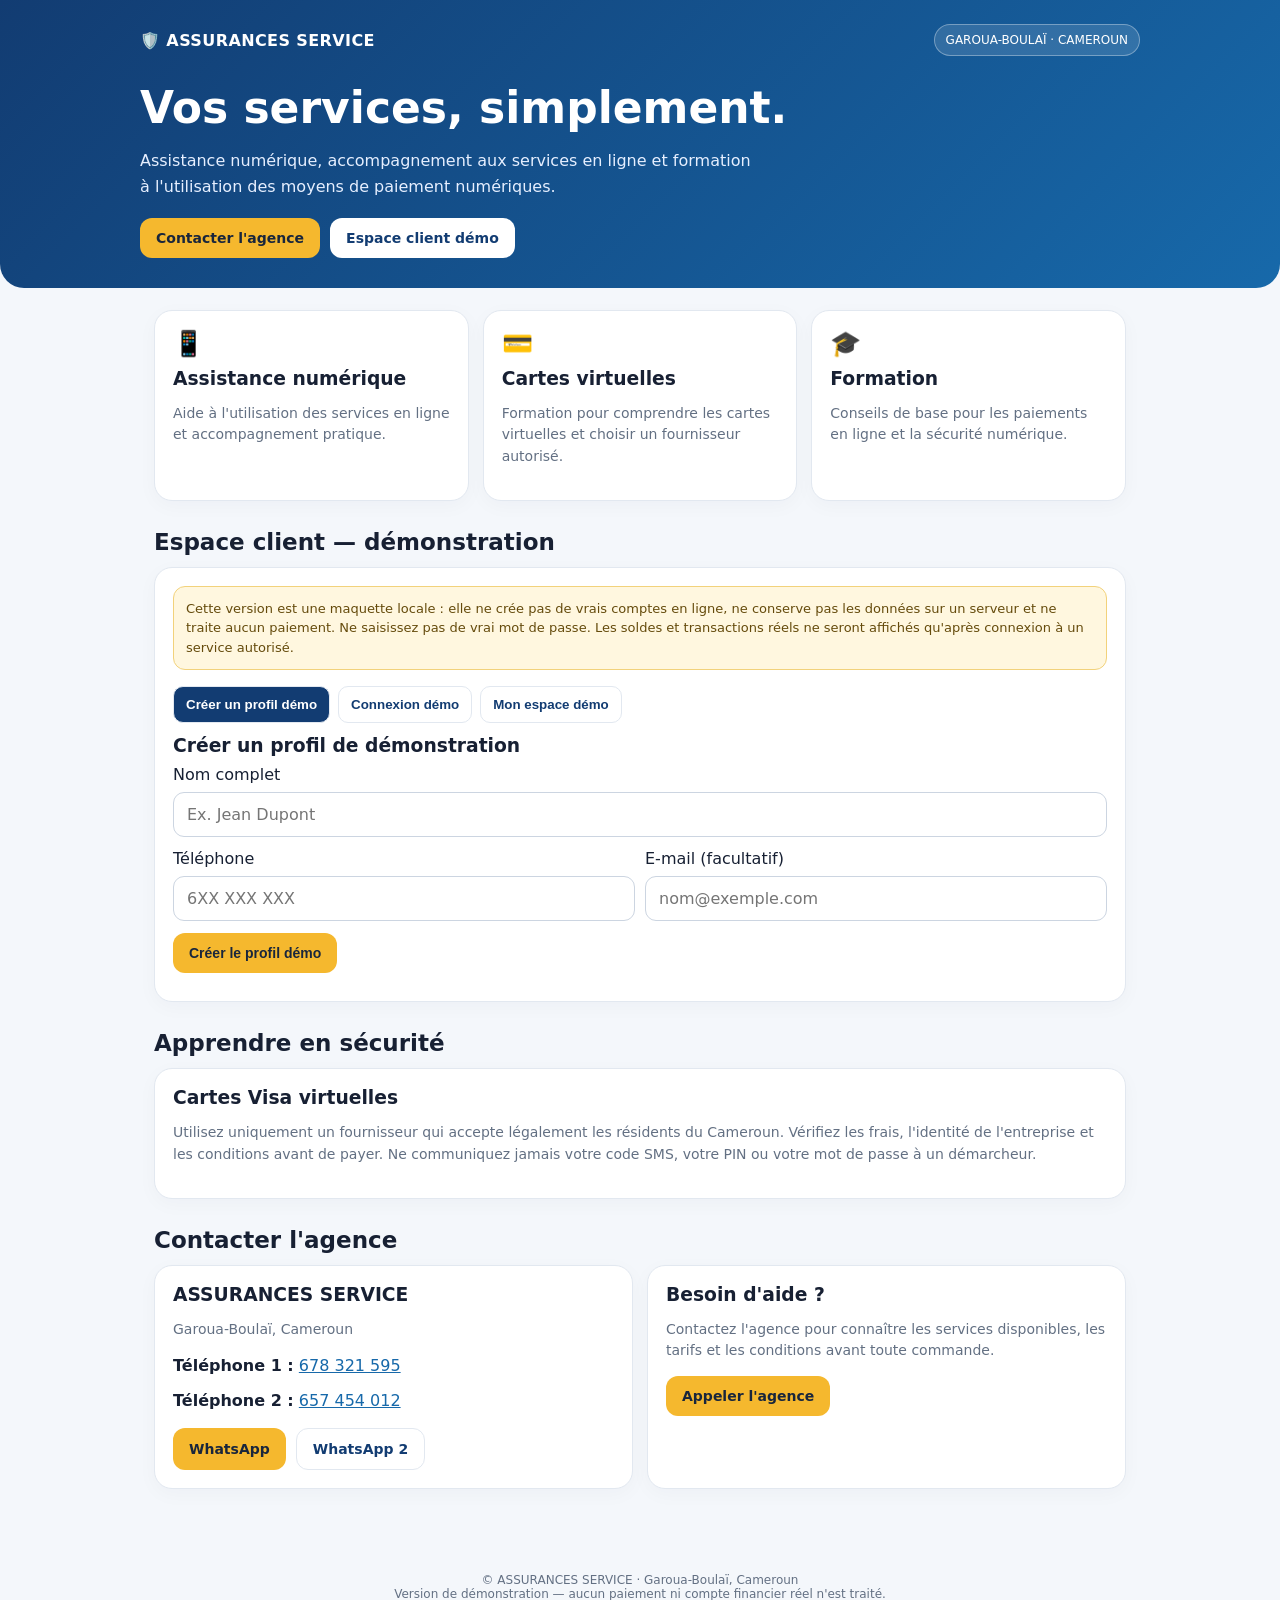
<file: public/index.html>
<!doctype html>
<html lang="fr">
<head>
<meta charset="utf-8"><meta name="viewport" content="width=device-width, initial-scale=1">
<meta name="theme-color" content="#123c72">
<title>ASSURANCES SERVICE | Garoua-Boulaï</title>
<style>
:root{--blue:#123c72;--blue2:#1769aa;--gold:#f5b82e;--bg:#f4f7fb;--ink:#172033;--muted:#637083;--white:#fff;--line:#e2e8f0}
*{box-sizing:border-box}body{margin:0;font-family:system-ui,-apple-system,Segoe UI,Roboto,Arial,sans-serif;background:var(--bg);color:var(--ink)}header{background:linear-gradient(135deg,var(--blue),var(--blue2));color:white;padding:24px 16px 30px;border-radius:0 0 24px 24px}nav{max-width:1000px;margin:auto;display:flex;align-items:center;justify-content:space-between;gap:12px}.brand{font-weight:900;letter-spacing:.4px}.pill{background:#ffffff20;border:1px solid #ffffff55;padding:8px 11px;border-radius:999px;font-size:12px}.hero{max-width:1000px;margin:28px auto 0}.hero h1{font-size:clamp(27px,5vw,44px);line-height:1.1;margin:0 0 12px}.hero p{max-width:620px;color:#e6efff;line-height:1.6}.actions{display:flex;gap:10px;flex-wrap:wrap;margin-top:18px}.btn{display:inline-flex;justify-content:center;align-items:center;border:0;border-radius:12px;padding:12px 16px;font-weight:750;text-decoration:none;cursor:pointer;font-size:14px}.primary{background:var(--gold);color:#19263c}.light{background:white;color:var(--blue)}.outline{border:1px solid var(--line);background:white;color:var(--blue)}main{max-width:1000px;margin:22px auto;padding:0 14px 40px}.grid{display:grid;grid-template-columns:repeat(auto-fit,minmax(240px,1fr));gap:14px}.card{background:white;border:1px solid var(--line);border-radius:18px;padding:18px;box-shadow:0 5px 20px #17203308}.card h2,.card h3{margin:0 0 9px}.muted{color:var(--muted);line-height:1.55;font-size:14px}.icon{font-size:25px;margin-bottom:10px}.section-title{margin:28px 0 12px;font-size:23px}.field{display:block;width:100%;padding:12px 13px;border:1px solid #ccd5e1;border-radius:11px;margin:8px 0 12px;font:inherit;background:white}.row{display:grid;grid-template-columns:1fr 1fr;gap:10px}@media(max-width:520px){.row{grid-template-columns:1fr}}.notice{background:#fff7df;border:1px solid #f2d27b;color:#654b0c;padding:12px;border-radius:12px;font-size:13px;line-height:1.5}.status{margin-top:10px;font-size:13px;line-height:1.5}.hidden{display:none!important}footer{padding:22px 16px;text-align:center;color:var(--muted);font-size:12px}a{color:var(--blue2)}.tabs{display:flex;gap:8px;flex-wrap:wrap;margin-bottom:12px}.tab{border:1px solid var(--line);background:#fff;padding:10px 12px;border-radius:10px;font-weight:700;color:var(--blue);cursor:pointer}.tab.active{background:var(--blue);color:#fff}.dash-top{display:flex;justify-content:space-between;align-items:center;gap:10px;flex-wrap:wrap}.balance{font-size:28px;font-weight:900;color:var(--blue)}.small{font-size:12px;color:var(--muted)}
</style>
</head>
<body>
<header>
<nav><div class="brand">🛡️ ASSURANCES SERVICE</div><span class="pill">GAROUA-BOULAÏ · CAMEROUN</span></nav>
<div class="hero">
<h1>Vos services, simplement.</h1>
<p>Assistance numérique, accompagnement aux services en ligne et formation à l'utilisation des moyens de paiement numériques.</p>
<div class="actions"><a class="btn primary" href="#contact">Contacter l'agence</a><a class="btn light" href="#compte">Espace client démo</a></div>
</div></header>
<main>
<div class="grid">
<section class="card"><div class="icon">📱</div><h3>Assistance numérique</h3><p class="muted">Aide à l'utilisation des services en ligne et accompagnement pratique.</p></section>
<section class="card"><div class="icon">💳</div><h3>Cartes virtuelles</h3><p class="muted">Formation pour comprendre les cartes virtuelles et choisir un fournisseur autorisé.</p></section>
<section class="card"><div class="icon">🎓</div><h3>Formation</h3><p class="muted">Conseils de base pour les paiements en ligne et la sécurité numérique.</p></section>
</div>
<h2 class="section-title" id="compte">Espace client — démonstration</h2>
<div class="card">
<div class="notice">Cette version est une maquette locale : elle ne crée pas de vrais comptes en ligne, ne conserve pas les données sur un serveur et ne traite aucun paiement. Ne saisissez pas de vrai mot de passe. Les soldes et transactions réels ne seront affichés qu'après connexion à un service autorisé.</div>
<div class="tabs" style="margin-top:16px"><button class="tab active" data-view="register">Créer un profil démo</button><button class="tab" data-view="login">Connexion démo</button><button class="tab" data-view="dashboard">Mon espace démo</button></div>
<div id="register">
<h3>Créer un profil de démonstration</h3>
<form id="regForm"><label>Nom complet<input class="field" id="regName" required placeholder="Ex. Jean Dupont"></label><div class="row"><label>Téléphone<input class="field" id="regPhone" required inputmode="tel" placeholder="6XX XXX XXX"></label><label>E-mail (facultatif)<input class="field" id="regEmail" type="email" placeholder="nom@exemple.com"></label></div><button class="btn primary" type="submit">Créer le profil démo</button><div id="regStatus" class="status" aria-live="polite"></div></form>
</div>
<div id="login" class="hidden"><h3>Connexion de démonstration</h3><p class="muted">Entrez le nom utilisé pour créer le profil démo sur cet appareil. Aucun mot de passe n'est demandé dans cette maquette.</p><form id="loginForm"><label>Nom complet<input class="field" id="loginName" required placeholder="Votre nom"></label><button class="btn primary" type="submit">Ouvrir mon espace démo</button><div id="loginStatus" class="status" aria-live="polite"></div></form></div>
<div id="dashboard" class="hidden"><div class="dash-top"><div><h3 id="welcome">Espace client démo</h3><p class="muted">Profil enregistré uniquement dans ce navigateur.</p></div><button class="btn outline" id="logoutBtn">Fermer l'espace</button></div><div class="grid" style="margin-top:12px"><div class="card"><div class="small">Solde réel</div><div class="balance">Non connecté</div><p class="muted">Aucun compte financier relié.</p></div><div class="card"><h3>Historique</h3><p class="muted">Aucune transaction réelle. Les opérations ne seront affichées qu'après intégration d'un fournisseur autorisé.</p></div></div><div class="status" id="dashStatus"></div></div>
</div>
<h2 class="section-title">Apprendre en sécurité</h2><div class="card"><h3>Cartes Visa virtuelles</h3><p class="muted">Utilisez uniquement un fournisseur qui accepte légalement les résidents du Cameroun. Vérifiez les frais, l'identité de l'entreprise et les conditions avant de payer. Ne communiquez jamais votre code SMS, votre PIN ou votre mot de passe à un démarcheur.</p></div>
<h2 class="section-title" id="contact">Contacter l'agence</h2>
<div class="grid"><div class="card"><h3>ASSURANCES SERVICE</h3><p class="muted">Garoua-Boulaï, Cameroun</p><p><strong>Téléphone 1 :</strong> <a href="tel:678321595">678 321 595</a></p><p><strong>Téléphone 2 :</strong> <a href="tel:657454012">657 454 012</a></p><div class="actions"><a class="btn primary" href="https://wa.me/237678321595" target="_blank" rel="noopener">WhatsApp</a><a class="btn outline" href="https://wa.me/237657454012" target="_blank" rel="noopener">WhatsApp 2</a></div></div><div class="card"><h3>Besoin d'aide ?</h3><p class="muted">Contactez l'agence pour connaître les services disponibles, les tarifs et les conditions avant toute commande.</p><a class="btn primary" href="tel:678321595">Appeler l'agence</a></div></div>
</main>
<footer>© ASSURANCES SERVICE · Garoua-Boulaï, Cameroun<br>Version de démonstration — aucun paiement ni compte financier réel n'est traité.</footer>
<script>
const views=['register','login','dashboard'];
function showView(v){views.forEach(id=>document.getElementById(id).classList.toggle('hidden',id!==v));document.querySelectorAll('.tab').forEach(b=>b.classList.toggle('active',b.dataset.view===v));if(v==='dashboard')renderDash();}
document.querySelectorAll('.tab').forEach(b=>b.addEventListener('click',()=>showView(b.dataset.view)));
function getProfile(){try{return JSON.parse(localStorage.getItem('assurancesServiceDemoProfile')||'null')}catch(e){return null}}
function setStatus(id,msg){document.getElementById(id).textContent=msg}
document.getElementById('regForm').addEventListener('submit',e=>{e.preventDefault();const profile={name:document.getElementById('regName').value.trim(),phone:document.getElementById('regPhone').value.trim(),email:document.getElementById('regEmail').value.trim()};localStorage.setItem('assurancesServiceDemoProfile',JSON.stringify(profile));setStatus('regStatus','Profil de démonstration créé sur cet appareil. Ce profil n’est pas un vrai compte en ligne.');});
document.getElementById('loginForm').addEventListener('submit',e=>{e.preventDefault();const p=getProfile();if(p&&p.name.toLowerCase()===document.getElementById('loginName').value.trim().toLowerCase()){showView('dashboard');setStatus('dashStatus','Connexion de démonstration réussie.');}else setStatus('loginStatus','Profil introuvable sur cet appareil. Créez d’abord un profil démo.');});
function renderDash(){const p=getProfile();document.getElementById('welcome').textContent=p?'Bonjour, '+p.name:'Espace client démo';}
document.getElementById('logoutBtn').addEventListener('click',()=>showView('login'));
</script>
</body></html>
</file>
